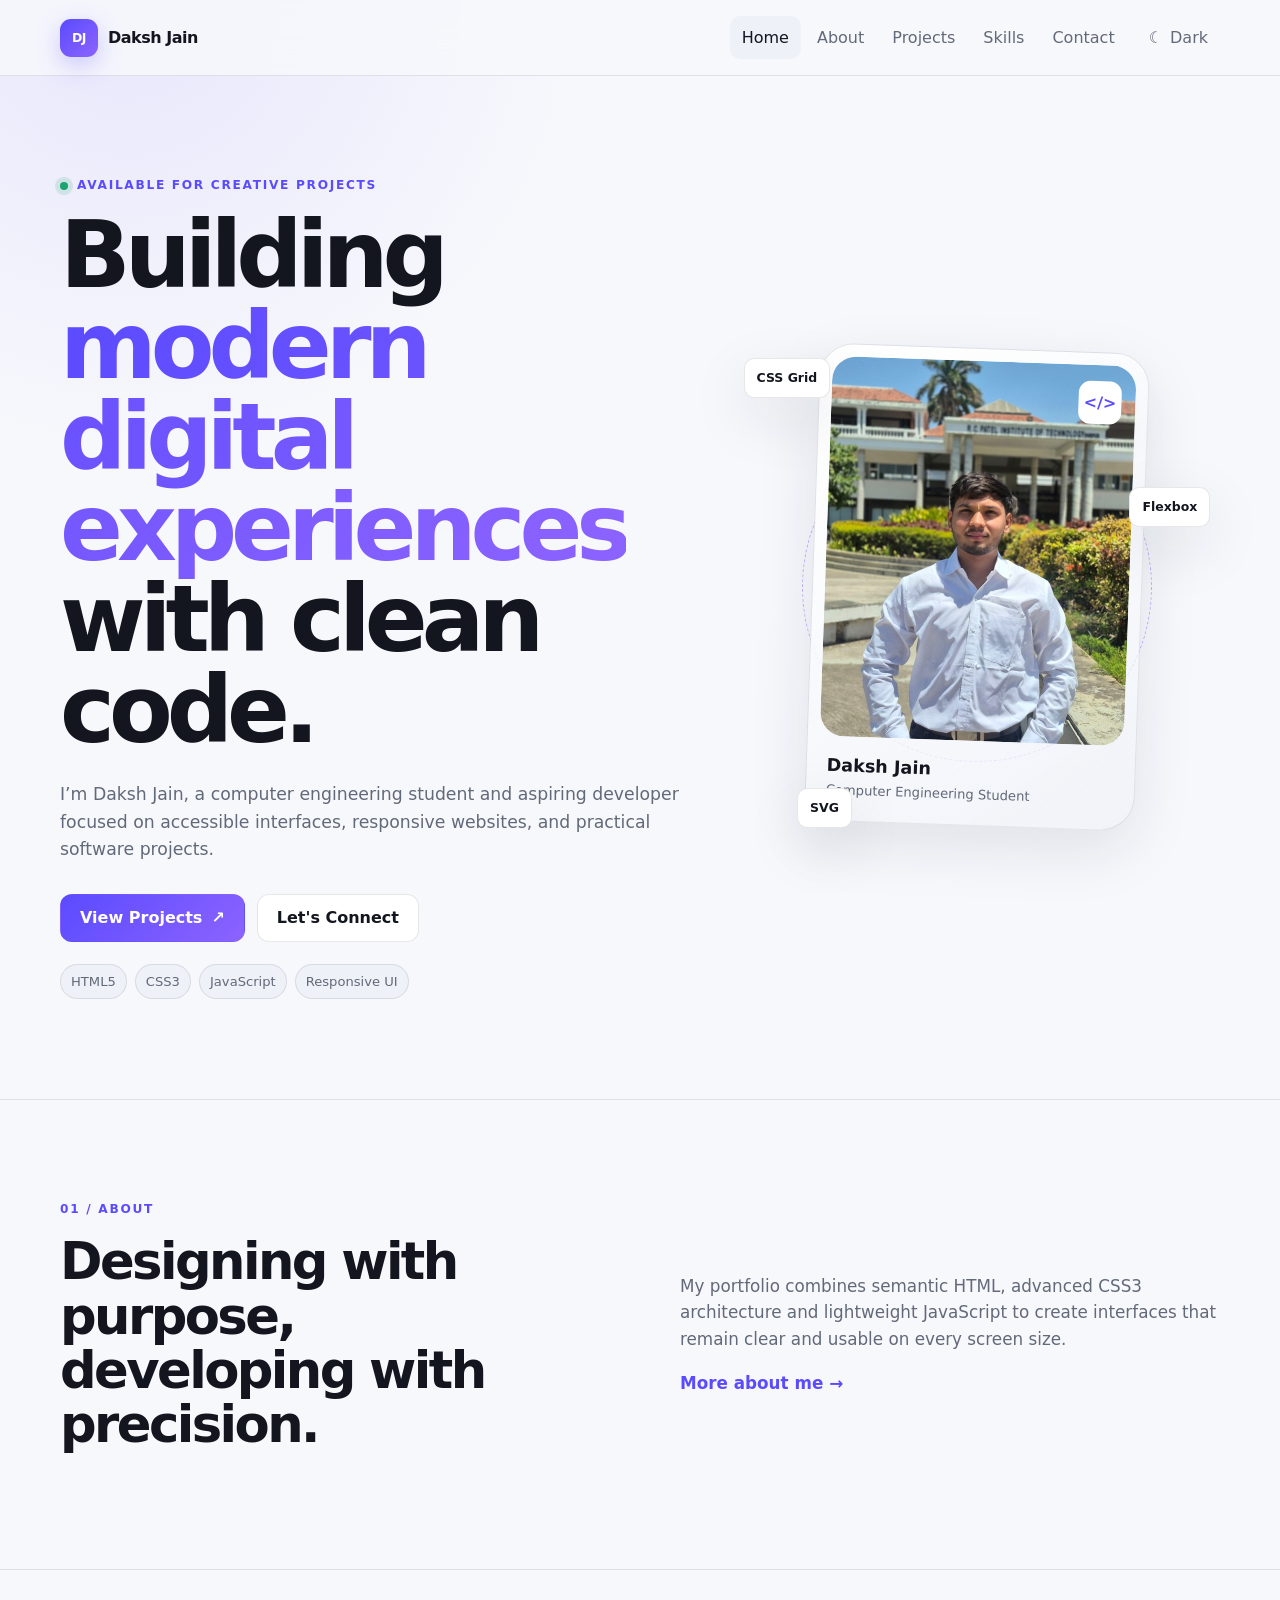
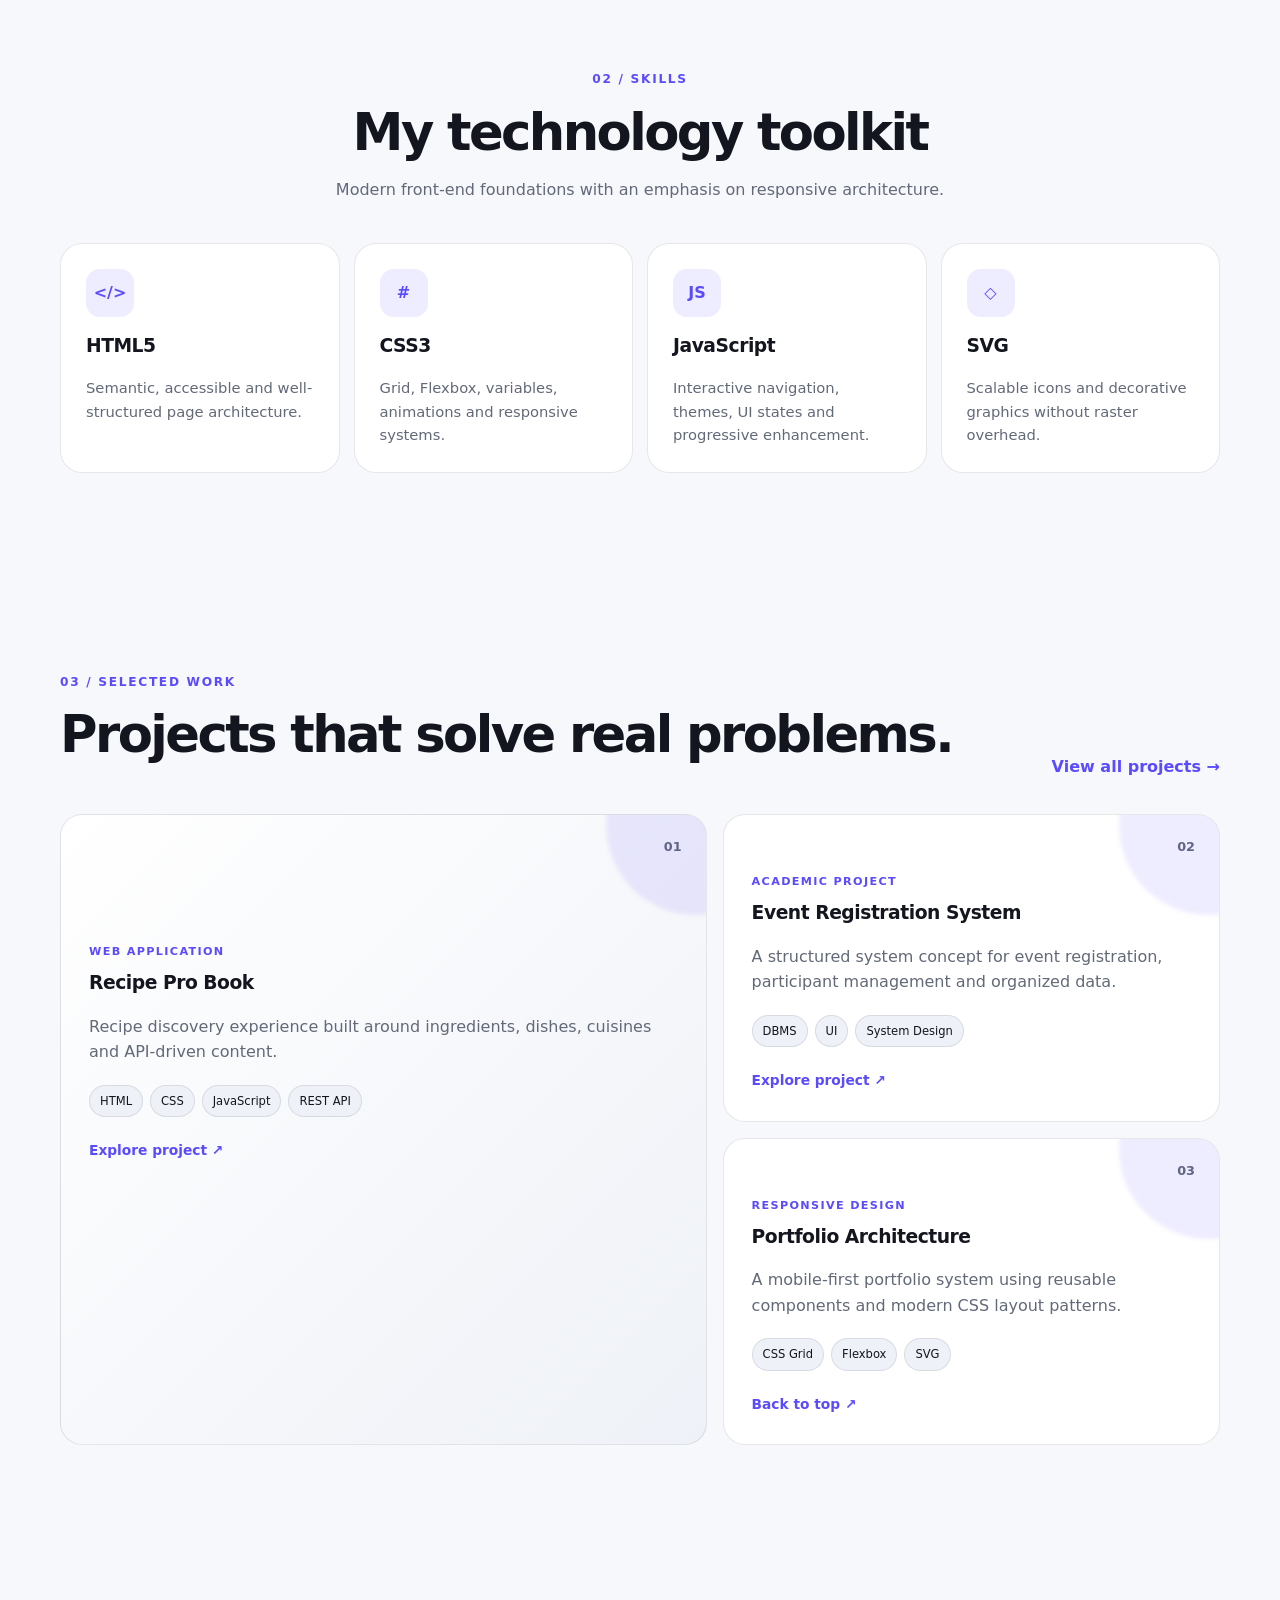
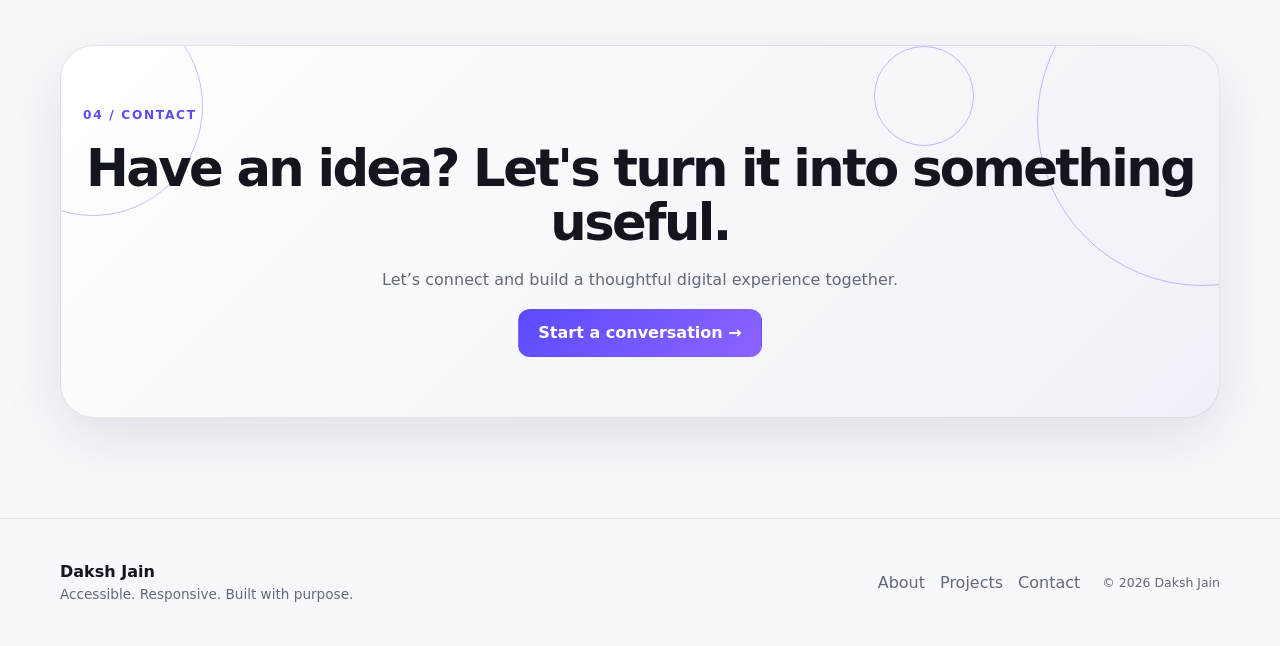
<file: Daksh_Accessible_Portfolio_Modified/index.html>
<!DOCTYPE html>
<html lang="en">
<head>
  <meta charset="UTF-8">
  <meta name="viewport" content="width=device-width, initial-scale=1.0">
  <meta name="description" content="Daksh Jain — accessible, responsive developer portfolio.">
  <title>Daksh Jain | Portfolio</title>
  <link rel="stylesheet" href="css/style.css">
</head>
<body>
  <a class="skip-link" href="#main">Skip to content</a>

  <header class="site-header" id="top">
    <nav class="nav container" aria-label="Primary navigation">
      <a class="brand" href="index.html" aria-label="Daksh Jain home">
        <span class="brand-mark" aria-hidden="true">DJ</span>
        <span>Daksh Jain</span>
      </a>

      <button class="nav-toggle" type="button" aria-expanded="false" aria-controls="nav-menu">
        <span></span><span></span><span></span>
        <span class="sr-only">Open navigation</span>
      </button>

      <div class="nav-menu" id="nav-menu">
        <a class="nav-link active" href="#home">Home</a>
        <a class="nav-link" href="about.html">About</a>
        <a class="nav-link" href="projects.html">Projects</a>
        <a class="nav-link" href="#skills">Skills</a>
        <a class="nav-link" href="contact.html">Contact</a>
        <button class="theme-toggle" type="button" aria-label="Switch to dark mode" aria-pressed="false">
          <span class="theme-icon" aria-hidden="true">☾</span>
          <span class="theme-label">Dark</span>
        </button>
      </div>
    </nav>
  </header>

  <main id="main">
    <section class="hero section" id="home">
      <div class="container hero-grid">
        <div class="hero-copy reveal">
          <p class="eyebrow"><span class="status-dot"></span> Available for creative projects</p>
          <h1>Building <span class="gradient-text">modern digital experiences</span> with clean code.</h1>
          <p class="hero-text">
            I’m Daksh Jain, a computer engineering student and aspiring developer focused on
            accessible interfaces, responsive websites, and practical software projects.
          </p>
          <div class="hero-actions">
            <a class="btn btn-primary" href="projects.html">View Projects <span>↗</span></a>
            <a class="btn btn-secondary" href="contact.html">Let's Connect</a>
          </div>
          <div class="hero-meta" aria-label="Portfolio highlights">
            <span>HTML5</span><span>CSS3</span><span>JavaScript</span><span>Responsive UI</span>
          </div>
        </div>

        <div class="hero-visual reveal">
          <div class="visual-orbit orbit-one"></div>
          <div class="visual-orbit orbit-two"></div>
          <div class="profile-card">
            <div class="profile-glow"></div>
            <img src="images/profile.jpg" alt="Portrait of Daksh Jain" class="profile-photo">
            <div class="profile-info">
              <strong>Daksh Jain</strong>
              <span>Computer Engineering Student</span>
            </div>
            <div class="code-badge" aria-hidden="true">&lt;/&gt;</div>
          </div>
          <div class="floating-chip chip-one">CSS Grid</div>
          <div class="floating-chip chip-two">Flexbox</div>
          <div class="floating-chip chip-three">SVG</div>
        </div>
      </div>
    </section>

    <section class="section intro-section">
      <div class="container two-column">
        <div class="section-heading reveal">
          <p class="eyebrow">01 / About</p>
          <h2>Designing with purpose, developing with precision.</h2>
        </div>
        <div class="section-content reveal">
          <p>
            My portfolio combines semantic HTML, advanced CSS3 architecture and lightweight
            JavaScript to create interfaces that remain clear and usable on every screen size.
          </p>
          <a class="text-link" href="about.html">More about me <span>→</span></a>
        </div>
      </div>
    </section>

    <section class="section skills-section" id="skills">
      <div class="container">
        <div class="section-heading centered reveal">
          <p class="eyebrow">02 / Skills</p>
          <h2>My technology toolkit</h2>
          <p>Modern front-end foundations with an emphasis on responsive architecture.</p>
        </div>
        <div class="skills-grid">
          <article class="skill-card reveal">
            <div class="icon-box">&lt;/&gt;</div>
            <h3>HTML5</h3><p>Semantic, accessible and well-structured page architecture.</p>
          </article>
          <article class="skill-card reveal">
            <div class="icon-box">#</div>
            <h3>CSS3</h3><p>Grid, Flexbox, variables, animations and responsive systems.</p>
          </article>
          <article class="skill-card reveal">
            <div class="icon-box">JS</div>
            <h3>JavaScript</h3><p>Interactive navigation, themes, UI states and progressive enhancement.</p>
          </article>
          <article class="skill-card reveal">
            <div class="icon-box">◇</div>
            <h3>SVG</h3><p>Scalable icons and decorative graphics without raster overhead.</p>
          </article>
        </div>
      </div>
    </section>

    <section class="section projects-section">
      <div class="container">
        <div class="section-heading row-heading reveal">
          <div><p class="eyebrow">03 / Selected work</p><h2>Projects that solve real problems.</h2></div>
          <a class="text-link desktop-only" href="projects.html">View all projects →</a>
        </div>
        <div class="projects-grid">
          <article class="project-card project-feature reveal">
            <div class="project-number">01</div>
            <div class="project-body">
              <p class="project-type">Web Application</p>
              <h3>Recipe Pro Book</h3>
              <p>Recipe discovery experience built around ingredients, dishes, cuisines and API-driven content.</p>
              <div class="tag-list"><span>HTML</span><span>CSS</span><span>JavaScript</span><span>REST API</span></div>
              <a href="projects.html" class="card-link" aria-label="Learn more about Recipe Pro Book">Explore project ↗</a>
            </div>
          </article>
          <article class="project-card reveal">
            <div class="project-number">02</div>
            <div class="project-body">
              <p class="project-type">Academic Project</p>
              <h3>Event Registration System</h3>
              <p>A structured system concept for event registration, participant management and organized data.</p>
              <div class="tag-list"><span>DBMS</span><span>UI</span><span>System Design</span></div>
              <a href="projects.html" class="card-link" aria-label="Learn more about Event Registration System">Explore project ↗</a>
            </div>
          </article>
          <article class="project-card reveal">
            <div class="project-number">03</div>
            <div class="project-body">
              <p class="project-type">Responsive Design</p>
              <h3>Portfolio Architecture</h3>
              <p>A mobile-first portfolio system using reusable components and modern CSS layout patterns.</p>
              <div class="tag-list"><span>CSS Grid</span><span>Flexbox</span><span>SVG</span></div>
              <a href="#top" class="card-link" aria-label="Return to portfolio architecture">Back to top ↗</a>
            </div>
          </article>
        </div>
      </div>
    </section>

    <section class="section cta-section">
      <div class="container cta">
        <div class="cta-decoration" aria-hidden="true"><span></span><span></span><span></span></div>
        <p class="eyebrow">04 / Contact</p>
        <h2>Have an idea? Let's turn it into something useful.</h2>
        <p>Let’s connect and build a thoughtful digital experience together.</p>
        <a class="btn btn-primary" href="contact.html">Start a conversation →</a>
      </div>
    </section>
  </main>

  <footer class="site-footer">
    <div class="container footer-grid">
      <div><strong>Daksh Jain</strong><p>Accessible. Responsive. Built with purpose.</p></div>
      <div class="footer-links"><a href="about.html">About</a><a href="projects.html">Projects</a><a href="contact.html">Contact</a></div>
      <p class="copyright">© <span id="year"></span> Daksh Jain</p>
    </div>
  </footer>

  <button class="back-top" type="button" aria-label="Back to top">↑</button>
  <script src="js/script.js"></script>
</body>
</html>
</file>
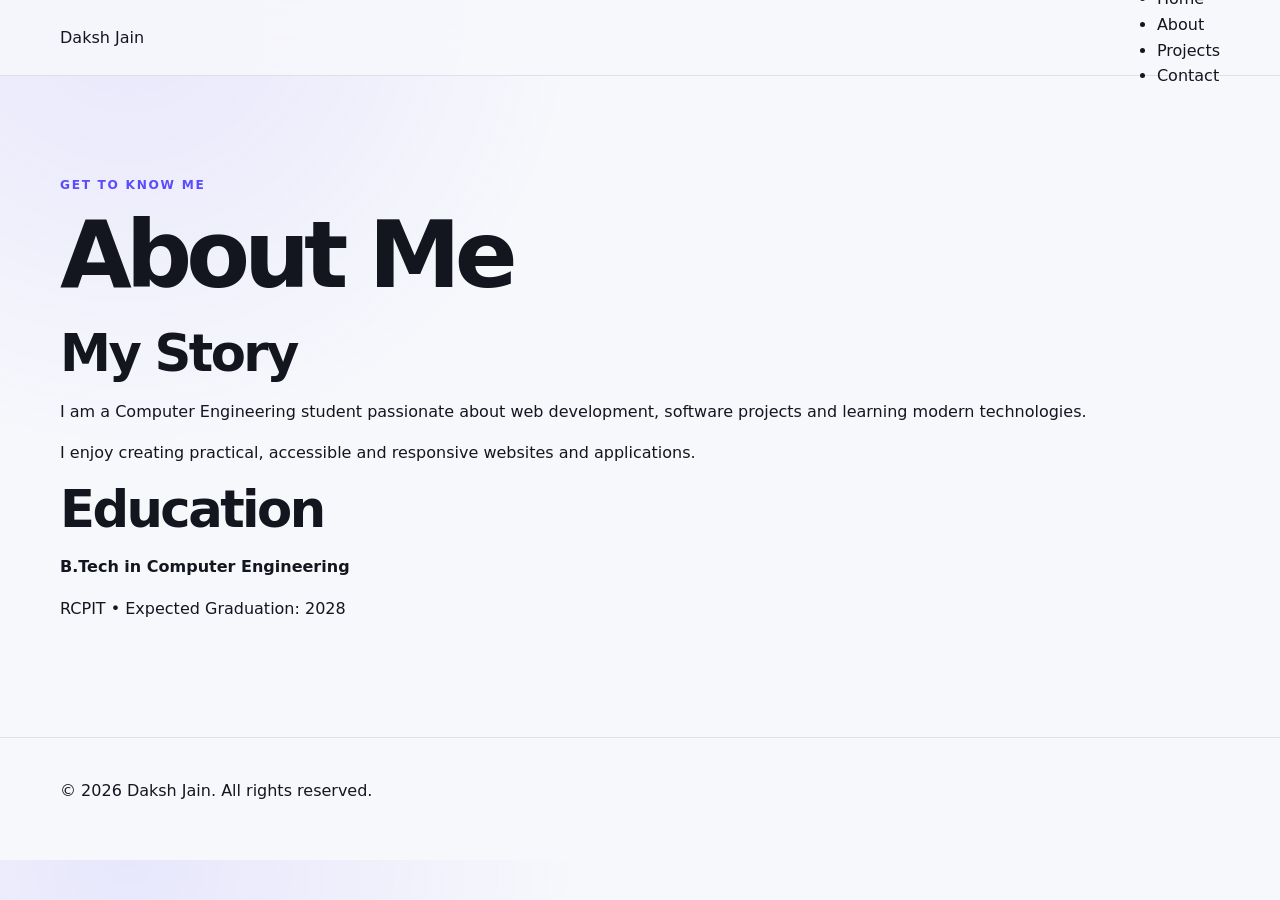
<file: Daksh_Accessible_Portfolio_Modified/about.html>
<!DOCTYPE html>
<html lang="en">
<head>
  <meta charset="UTF-8">
  <meta name="viewport" content="width=device-width, initial-scale=1.0">
  <meta name="description" content="About Daksh Jain, a Computer Engineering student interested in web development.">
  <meta name="author" content="Daksh Jain">
  <meta name="robots" content="index, follow">
  <title>About | Daksh Jain</title>
  <link rel="stylesheet" href="css/style.css">
</head>
<body>
<a class="skip-link" href="#main-content">Skip to main content</a>
<header class="site-header">
  <nav class="container nav" aria-label="Primary navigation">
    <a class="logo" href="index.html">Daksh Jain</a>
    <ul class="nav-links">
      <li><a href="index.html">Home</a></li><li><a href="about.html" aria-current="page">About</a></li>
      <li><a href="projects.html">Projects</a></li><li><a href="contact.html">Contact</a></li>
    </ul>
  </nav>
</header>
<main id="main-content">
  <article class="container section">
    <header><p class="eyebrow">Get to know me</p><h1>About Me</h1></header>
    <section aria-labelledby="story-title">
      <h2 id="story-title">My Story</h2>
      <p>I am a Computer Engineering student passionate about web development, software projects and learning modern technologies.</p>
      <p>I enjoy creating practical, accessible and responsive websites and applications.</p>
    </section>
    <section aria-labelledby="education-title">
      <h2 id="education-title">Education</h2>
      <p><strong>B.Tech in Computer Engineering</strong></p>
      <p>RCPIT • Expected Graduation: 2028</p>
    </section>
  </article>
</main>
<footer class="site-footer"><div class="container"><p>&copy; 2026 Daksh Jain. All rights reserved.</p></div></footer>
  <script src="js/script.js"></script>
</body>
</html>
</file>
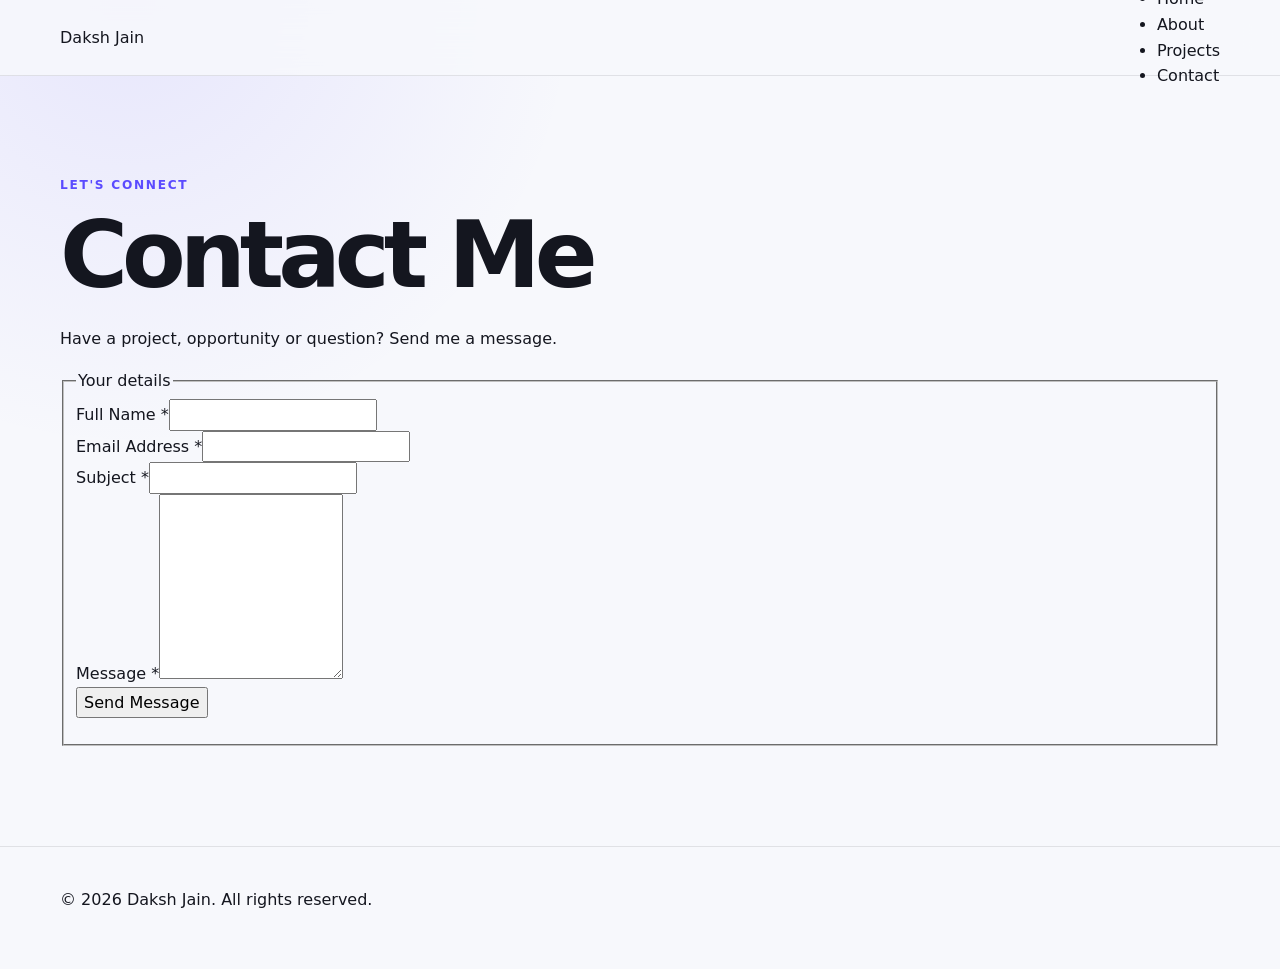
<file: Daksh_Accessible_Portfolio_Modified/contact.html>
<!DOCTYPE html>
<html lang="en">
<head>
  <meta charset="UTF-8"><meta name="viewport" content="width=device-width, initial-scale=1.0">
  <meta name="description" content="Contact Daksh Jain for web development projects and professional opportunities.">
  <meta name="author" content="Daksh Jain"><meta name="robots" content="index, follow">
  <title>Contact | Daksh Jain</title><link rel="stylesheet" href="css/style.css">
</head>
<body>
<a class="skip-link" href="#main-content">Skip to main content</a>
<header class="site-header"><nav class="container nav" aria-label="Primary navigation">
<a class="logo" href="index.html">Daksh Jain</a><ul class="nav-links">
<li><a href="index.html">Home</a></li><li><a href="about.html">About</a></li>
<li><a href="projects.html">Projects</a></li><li><a href="contact.html" aria-current="page">Contact</a></li>
</ul></nav></header>
<main id="main-content">
<section class="container section" aria-labelledby="contact-title">
<p class="eyebrow">Let's connect</p><h1 id="contact-title">Contact Me</h1>
<p>Have a project, opportunity or question? Send me a message.</p>
<form id="contact-form" action="#" method="post" aria-label="Contact form">
<fieldset>
<legend>Your details</legend>
<div class="form-group"><label for="name">Full Name <span aria-hidden="true">*</span></label><input id="name" name="name" type="text" autocomplete="name" required aria-required="true"></div>
<div class="form-group"><label for="email">Email Address <span aria-hidden="true">*</span></label><input id="email" name="email" type="email" autocomplete="email" required aria-required="true"></div>
<div class="form-group"><label for="subject">Subject <span aria-hidden="true">*</span></label><input id="subject" name="subject" type="text" required aria-required="true"></div>
<div class="form-group"><label for="message">Message <span aria-hidden="true">*</span></label><textarea id="message" name="message" rows="7" required aria-required="true"></textarea></div>
<button class="button" type="submit">Send Message</button>
<p id="form-status" role="status" aria-live="polite"></p>
</fieldset>
</form>
</section></main>
<footer class="site-footer"><div class="container"><p>&copy; 2026 Daksh Jain. All rights reserved.</p></div></footer>
<script src="js/script.js"></script>
</body>
</html>
</file>
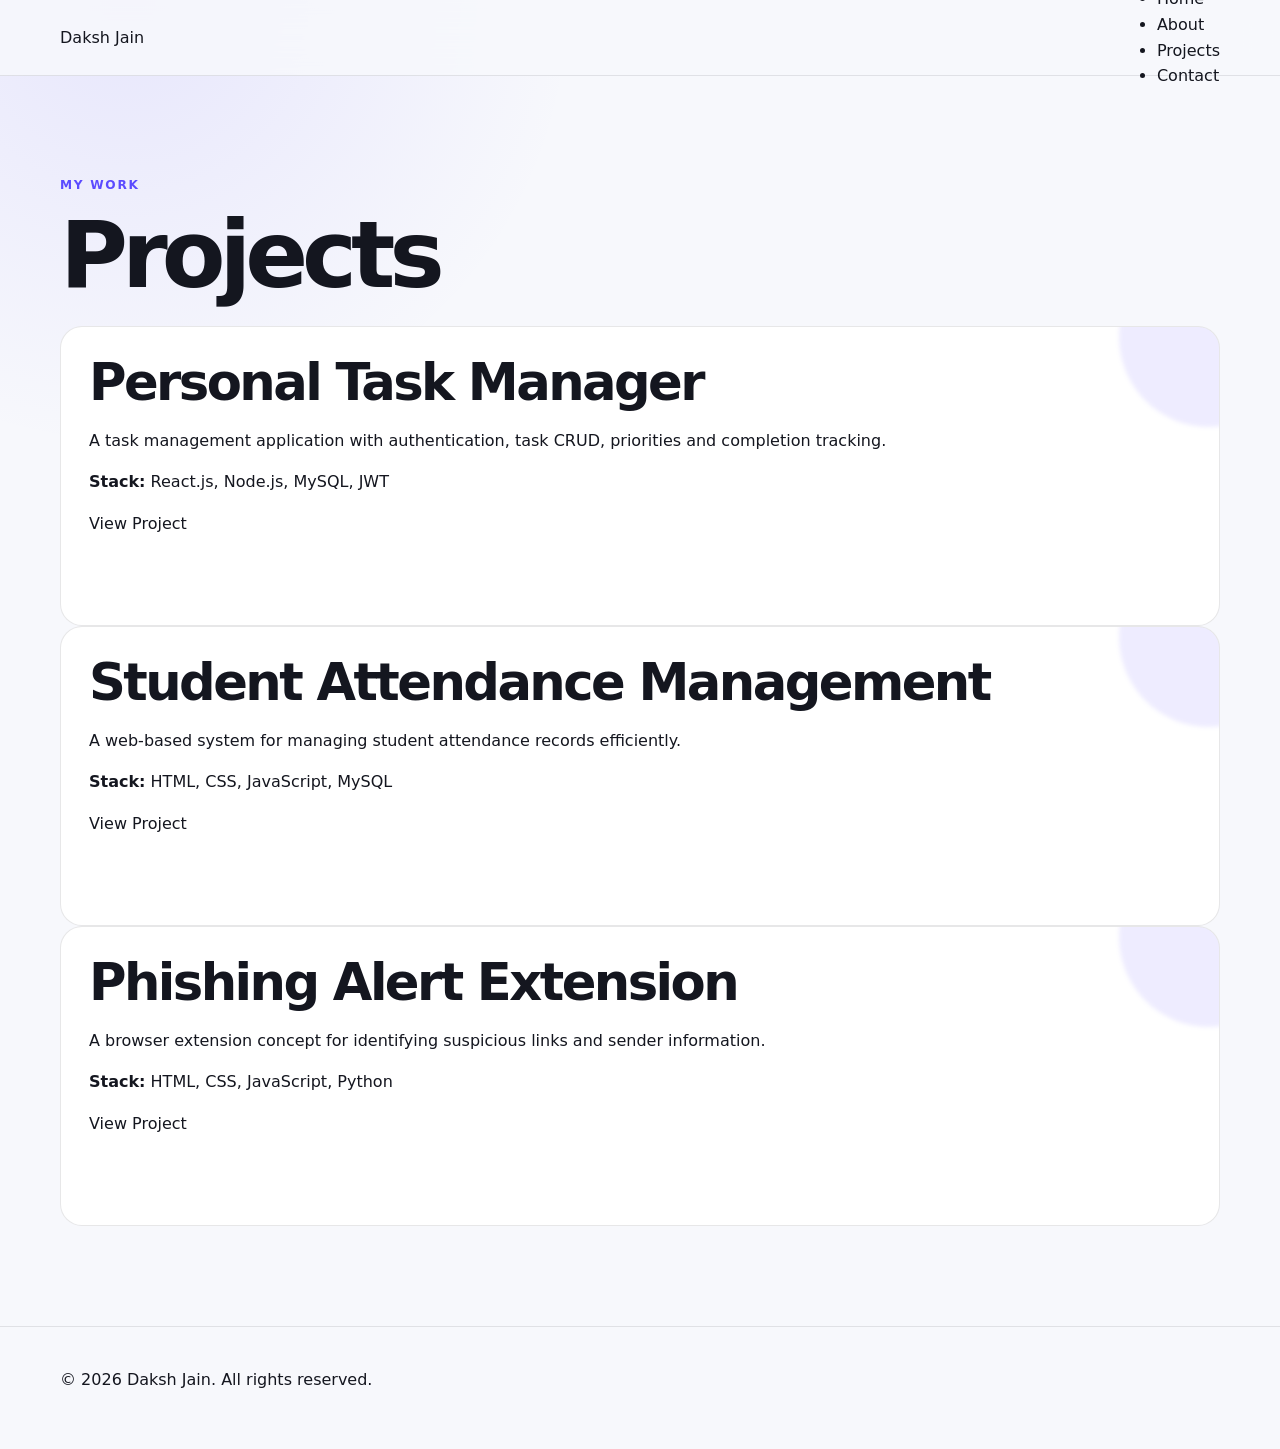
<file: Daksh_Accessible_Portfolio_Modified/projects.html>
<!DOCTYPE html>
<html lang="en">
<head>
  <meta charset="UTF-8"><meta name="viewport" content="width=device-width, initial-scale=1.0">
  <meta name="description" content="Projects created by Daksh Jain using modern web technologies.">
  <meta name="author" content="Daksh Jain"><meta name="robots" content="index, follow">
  <title>Projects | Daksh Jain</title><link rel="stylesheet" href="css/style.css">
</head>
<body>
<a class="skip-link" href="#main-content">Skip to main content</a>
<header class="site-header"><nav class="container nav" aria-label="Primary navigation">
<a class="logo" href="index.html">Daksh Jain</a><ul class="nav-links">
<li><a href="index.html">Home</a></li><li><a href="about.html">About</a></li>
<li><a href="projects.html" aria-current="page">Projects</a></li><li><a href="contact.html">Contact</a></li>
</ul></nav></header>
<main id="main-content">
<section class="container section" aria-labelledby="projects-title">
<p class="eyebrow">My work</p><h1 id="projects-title">Projects</h1>
<div class="project-grid">
<article class="project-card"><h2>Personal Task Manager</h2><p>A task management application with authentication, task CRUD, priorities and completion tracking.</p><p><strong>Stack:</strong> React.js, Node.js, MySQL, JWT</p><a href="#" aria-label="View Personal Task Manager project">View Project</a></article>
<article class="project-card"><h2>Student Attendance Management</h2><p>A web-based system for managing student attendance records efficiently.</p><p><strong>Stack:</strong> HTML, CSS, JavaScript, MySQL</p><a href="#" aria-label="View Student Attendance Management project">View Project</a></article>
<article class="project-card"><h2>Phishing Alert Extension</h2><p>A browser extension concept for identifying suspicious links and sender information.</p><p><strong>Stack:</strong> HTML, CSS, JavaScript, Python</p><a href="#" aria-label="View Phishing Alert project">View Project</a></article>
</div>
</section></main>
<footer class="site-footer"><div class="container"><p>&copy; 2026 Daksh Jain. All rights reserved.</p></div></footer>
  <script src="js/script.js"></script>
</body>
</html>
</file>
<file: Daksh_Accessible_Portfolio_Modified/css/style.css>
/* =========================================================
   Advanced CSS3 & Responsive Architecture
   Mobile-first • CSS Variables • Grid • Flexbox • SVG-ready
   ========================================================= */

:root {
  color-scheme: light;
  --bg: #f7f8fc;
  --surface: #ffffff;
  --surface-2: #eef1f7;
  --text: #14161f;
  --muted: #626978;
  --line: rgba(20, 22, 31, .10);
  --accent: #5b4bff;
  --accent-2: #8c63ff;
  --accent-soft: rgba(91, 75, 255, .10);
  --success: #1da36f;
  --shadow: 0 20px 60px rgba(24, 29, 50, .10);
  --shadow-hover: 0 28px 75px rgba(24, 29, 50, .16);
  --radius-sm: 12px;
  --radius: 22px;
  --radius-lg: 34px;
  --container: 1160px;
  --header-h: 76px;
  --transition: 220ms cubic-bezier(.2,.7,.2,1);
}

[data-theme="dark"] {
  color-scheme: dark;
  --bg: #0b0d14;
  --surface: #131722;
  --surface-2: #1a1f2c;
  --text: #f4f5fa;
  --muted: #a7adbc;
  --line: rgba(255,255,255,.10);
  --accent-soft: rgba(126, 105, 255, .15);
  --shadow: 0 25px 70px rgba(0,0,0,.35);
  --shadow-hover: 0 30px 90px rgba(0,0,0,.48);
}

* { box-sizing: border-box; }
html { scroll-behavior: smooth; }
body {
  margin: 0;
  background:
    radial-gradient(circle at 10% 0%, var(--accent-soft), transparent 28rem),
    var(--bg);
  color: var(--text);
  font-family: Inter, ui-sans-serif, system-ui, -apple-system, BlinkMacSystemFont, "Segoe UI", sans-serif;
  line-height: 1.6;
  overflow-x: hidden;
  transition: background var(--transition), color var(--transition);
}
img { display: block; max-width: 100%; }
a { color: inherit; text-decoration: none; }
button, input, textarea { font: inherit; }
button { cursor: pointer; }
::selection { background: var(--accent); color: white; }

.container { width: min(calc(100% - 32px), var(--container)); margin-inline: auto; }
.section { padding: 80px 0; }
.skip-link {
  position: fixed; top: 10px; left: 10px; z-index: 999;
  transform: translateY(-150%); padding: 10px 14px;
  border-radius: 10px; background: var(--text); color: var(--bg);
}
.skip-link:focus { transform: translateY(0); }
.sr-only { position:absolute; width:1px; height:1px; padding:0; margin:-1px; overflow:hidden; clip:rect(0,0,0,0); white-space:nowrap; border:0; }

.site-header {
  position: sticky; top: 0; z-index: 100;
  height: var(--header-h);
  border-bottom: 1px solid var(--line);
  background: color-mix(in srgb, var(--bg) 84%, transparent);
  backdrop-filter: blur(18px);
}
.nav { height: 100%; display: flex; align-items: center; justify-content: space-between; gap: 18px; }
.brand { display:flex; align-items:center; gap:10px; font-weight:800; letter-spacing:-.03em; }
.brand-mark {
  width: 38px; aspect-ratio:1; display:grid; place-items:center;
  border-radius: 11px; color:white; font-size:.78rem;
  background: linear-gradient(135deg, var(--accent), var(--accent-2));
  box-shadow: 0 8px 24px rgba(91,75,255,.28);
}
.nav-menu { display:flex; align-items:center; gap: 4px; }
.nav-link, .theme-toggle {
  border:0; background:transparent; color:var(--muted);
  padding:9px 12px; border-radius:10px; transition:all var(--transition);
}
.nav-link:hover, .nav-link.active, .theme-toggle:hover { color:var(--text); background:var(--surface-2); }
.theme-toggle { display:flex; align-items:center; gap:7px; margin-left:6px; }
.nav-toggle { display:none; border:0; background:transparent; padding:8px; }
.nav-toggle span:not(.sr-only) { display:block; width:24px; height:2px; margin:5px; background:var(--text); border-radius:2px; }

.hero { min-height: calc(100vh - var(--header-h)); display:grid; place-items:center; padding-top:55px; }
.hero-grid { display:grid; gap:55px; align-items:center; }
.hero-copy { max-width: 700px; }
.eyebrow {
  display:flex; align-items:center; gap:9px; margin:0 0 15px;
  color:var(--accent); font-size:.76rem; font-weight:800;
  letter-spacing:.14em; text-transform:uppercase;
}
.status-dot { width:8px; height:8px; border-radius:50%; background:var(--success); box-shadow:0 0 0 5px color-mix(in srgb, var(--success) 15%, transparent); }
h1,h2,h3,p { margin-top:0; }
h1 { font-size:clamp(2.65rem, 8vw, 5.8rem); line-height:.98; letter-spacing:-.065em; margin-bottom:25px; max-width: 900px; }
h2 { font-size:clamp(2rem, 4vw, 3.3rem); line-height:1.06; letter-spacing:-.05em; margin-bottom:18px; }
h3 { line-height:1.2; letter-spacing:-.025em; }
.gradient-text {
  background: linear-gradient(120deg, var(--accent), var(--accent-2));
  -webkit-background-clip:text; background-clip:text; color:transparent;
}
.hero-text { color:var(--muted); max-width:650px; font-size:1.08rem; }
.hero-actions { display:flex; flex-wrap:wrap; gap:12px; margin:30px 0 22px; }
.btn {
  display:inline-flex; align-items:center; justify-content:center; gap:9px;
  min-height:48px; padding:0 19px; border-radius:12px;
  border:1px solid var(--line); font-weight:750; transition:transform var(--transition), box-shadow var(--transition), background var(--transition);
}
.btn:hover { transform:translateY(-3px); box-shadow:var(--shadow); }
.btn-primary { background:linear-gradient(135deg,var(--accent),var(--accent-2)); color:white; border-color:transparent; }
.btn-secondary { background:var(--surface); }
.hero-meta { display:flex; flex-wrap:wrap; gap:8px; color:var(--muted); font-size:.82rem; }
.hero-meta span, .tag-list span {
  padding:6px 10px; border-radius:999px; background:var(--surface-2);
  border:1px solid var(--line);
}

.hero-visual { position:relative; min-height:390px; display:grid; place-items:center; isolation:isolate; }
.profile-card {
  position:relative; width:min(72vw,330px); padding:12px; border-radius:var(--radius-lg);
  background:linear-gradient(145deg, var(--surface), color-mix(in srgb, var(--surface-2) 70%, transparent));
  border:1px solid var(--line); box-shadow:var(--shadow); z-index:2;
  transform:rotate(2deg); transition:transform var(--transition);
}
.profile-card:hover { transform:rotate(0) translateY(-8px); }
.profile-photo { width:100%; aspect-ratio:4/5; object-fit:cover; object-position:center; border-radius:24px; }
.profile-info { padding:15px 8px 8px; display:flex; flex-direction:column; }
.profile-info strong { font-size:1.1rem; }
.profile-info span { color:var(--muted); font-size:.82rem; }
.code-badge {
  position:absolute; top:28px; right:26px; width:43px; height:43px; display:grid; place-items:center;
  border-radius:12px; background:var(--surface); box-shadow:var(--shadow); font-weight:900; color:var(--accent);
}
.visual-orbit { position:absolute; border:1px dashed color-mix(in srgb,var(--accent) 40%,transparent); border-radius:50%; animation:spin 18s linear infinite; }
.orbit-one { width:350px; height:350px; }
.orbit-two { width:270px; height:270px; animation-direction:reverse; animation-duration:13s; }
.floating-chip { position:absolute; z-index:3; padding:9px 12px; border-radius:10px; background:var(--surface); border:1px solid var(--line); box-shadow:var(--shadow); font-size:.78rem; font-weight:800; }
.chip-one { top:9%; left:2%; }
.chip-two { right:2%; top:32%; }
.chip-three { bottom:7%; left:13%; }

.two-column { display:grid; gap:25px; }
.intro-section { border-block:1px solid var(--line); }
.section-content { color:var(--muted); max-width:600px; font-size:1.05rem; }
.text-link, .card-link { color:var(--accent); font-weight:800; }
.text-link span { display:inline-block; transition:transform var(--transition); }
.text-link:hover span { transform:translateX(5px); }
.centered { text-align:center; max-width:700px; margin-inline:auto; }
.centered .eyebrow { justify-content:center; }
.centered > p:last-child { color:var(--muted); }

.skills-grid { display:grid; grid-template-columns:1fr; gap:14px; margin-top:40px; }
.skill-card {
  padding:25px; border:1px solid var(--line); background:var(--surface);
  border-radius:var(--radius); transition:transform var(--transition), box-shadow var(--transition);
}
.skill-card:hover { transform:translateY(-6px); box-shadow:var(--shadow); }
.icon-box {
  width:48px; height:48px; display:grid; place-items:center; border-radius:14px;
  background:var(--accent-soft); color:var(--accent); font-weight:900; margin-bottom:18px;
}
.skill-card p { color:var(--muted); margin-bottom:0; font-size:.92rem; }

.row-heading { display:flex; align-items:end; justify-content:space-between; gap:20px; margin-bottom:35px; }
.projects-grid { display:grid; gap:16px; }
.project-card {
  position:relative; overflow:hidden; min-height:300px; padding:28px;
  background:var(--surface); border:1px solid var(--line); border-radius:var(--radius);
  transition:transform var(--transition), box-shadow var(--transition);
}
.project-card::after {
  content:""; position:absolute; width:180px; height:180px; right:-80px; top:-80px;
  background:var(--accent-soft); border-radius:50%; filter:blur(2px);
}
.project-card:hover { transform:translateY(-7px); box-shadow:var(--shadow-hover); }
.project-feature { background:linear-gradient(135deg,var(--surface),var(--surface-2)); }
.project-number { position:absolute; top:22px; right:24px; color:var(--muted); font-size:.8rem; font-weight:800; }
.project-body { position:relative; z-index:1; max-width:650px; padding-top:30px; }
.project-type { color:var(--accent); text-transform:uppercase; letter-spacing:.12em; font-size:.7rem; font-weight:850; }
.project-body p:not(.project-type) { color:var(--muted); }
.tag-list { display:flex; flex-wrap:wrap; gap:7px; margin:20px 0; font-size:.72rem; }
.card-link { font-size:.86rem; }

.cta { position:relative; overflow:hidden; text-align:center; padding:60px 22px; border-radius:var(--radius-lg); background:linear-gradient(135deg,var(--surface),var(--surface-2)); border:1px solid var(--line); box-shadow:var(--shadow); }
.cta > * { position:relative; z-index:1; }
.cta p:not(.eyebrow) { color:var(--muted); }
.cta-decoration span { position:absolute; border:1px solid color-mix(in srgb,var(--accent) 35%,transparent); border-radius:50%; }
.cta-decoration span:nth-child(1){width:220px;height:220px;left:-100px;top:-110px;}
.cta-decoration span:nth-child(2){width:330px;height:330px;right:-170px;bottom:-180px;}
.cta-decoration span:nth-child(3){width:100px;height:100px;right:20%;top:-60px;}

.site-footer { padding:40px 0; border-top:1px solid var(--line); }
.footer-grid { display:grid; gap:22px; color:var(--muted); }
.footer-grid strong { color:var(--text); }
.footer-grid p { margin-bottom:0; font-size:.85rem; }
.footer-links { display:flex; flex-wrap:wrap; gap:15px; }
.footer-links a:hover { color:var(--accent); }
.copyright { font-size:.78rem !important; }

.back-top {
  position:fixed; right:18px; bottom:18px; z-index:80; width:45px; height:45px;
  border:1px solid var(--line); border-radius:50%; background:var(--surface); color:var(--text);
  box-shadow:var(--shadow); opacity:0; pointer-events:none; transform:translateY(10px); transition:all var(--transition);
}
.back-top.visible { opacity:1; pointer-events:auto; transform:none; }

.reveal { opacity:0; transform:translateY(18px); transition:opacity 650ms ease, transform 650ms ease; }
.reveal.is-visible { opacity:1; transform:none; }
@keyframes spin { to { transform:rotate(360deg); } }

@media (min-width: 640px) {
  .container { width:min(calc(100% - 48px),var(--container)); }
  .section { padding:100px 0; }
  .skills-grid { grid-template-columns:repeat(2,1fr); }
  .projects-grid { grid-template-columns:repeat(2,1fr); }
  .project-feature { grid-column:span 2; }
  .footer-grid { grid-template-columns:1fr auto auto; align-items:center; }
}

@media (min-width: 900px) {
  .hero-grid { grid-template-columns:1.12fr .88fr; }
  .hero-visual { min-height:560px; }
  .two-column { grid-template-columns:1fr 1fr; align-items:center; gap:80px; }
  .skills-grid { grid-template-columns:repeat(4,1fr); }
  .projects-grid { grid-template-columns:1.3fr 1fr; }
  .project-feature { grid-row:span 2; grid-column:auto; }
  .project-feature .project-body { padding-top:100px; }
}

@media (max-width: 760px) {
  .nav-toggle { display:block; }
  .nav-menu {
    position:absolute; top:calc(100% + 1px); left:0; right:0; padding:12px 16px 18px;
    background:var(--bg); border-bottom:1px solid var(--line);
    display:flex; flex-direction:column; align-items:stretch;
    opacity:0; visibility:hidden; transform:translateY(-8px); transition:all var(--transition);
  }
  .nav-menu.open { opacity:1; visibility:visible; transform:none; }
  .nav-link, .theme-toggle { width:100%; text-align:left; justify-content:flex-start; }
  .theme-toggle { margin-left:0; }
  .desktop-only { display:none; }
}

@media (prefers-reduced-motion: reduce) {
  *, *::before, *::after { scroll-behavior:auto !important; animation-duration:.01ms !important; animation-iteration-count:1 !important; transition-duration:.01ms !important; }
  .reveal { opacity:1; transform:none; }
}
</file>
